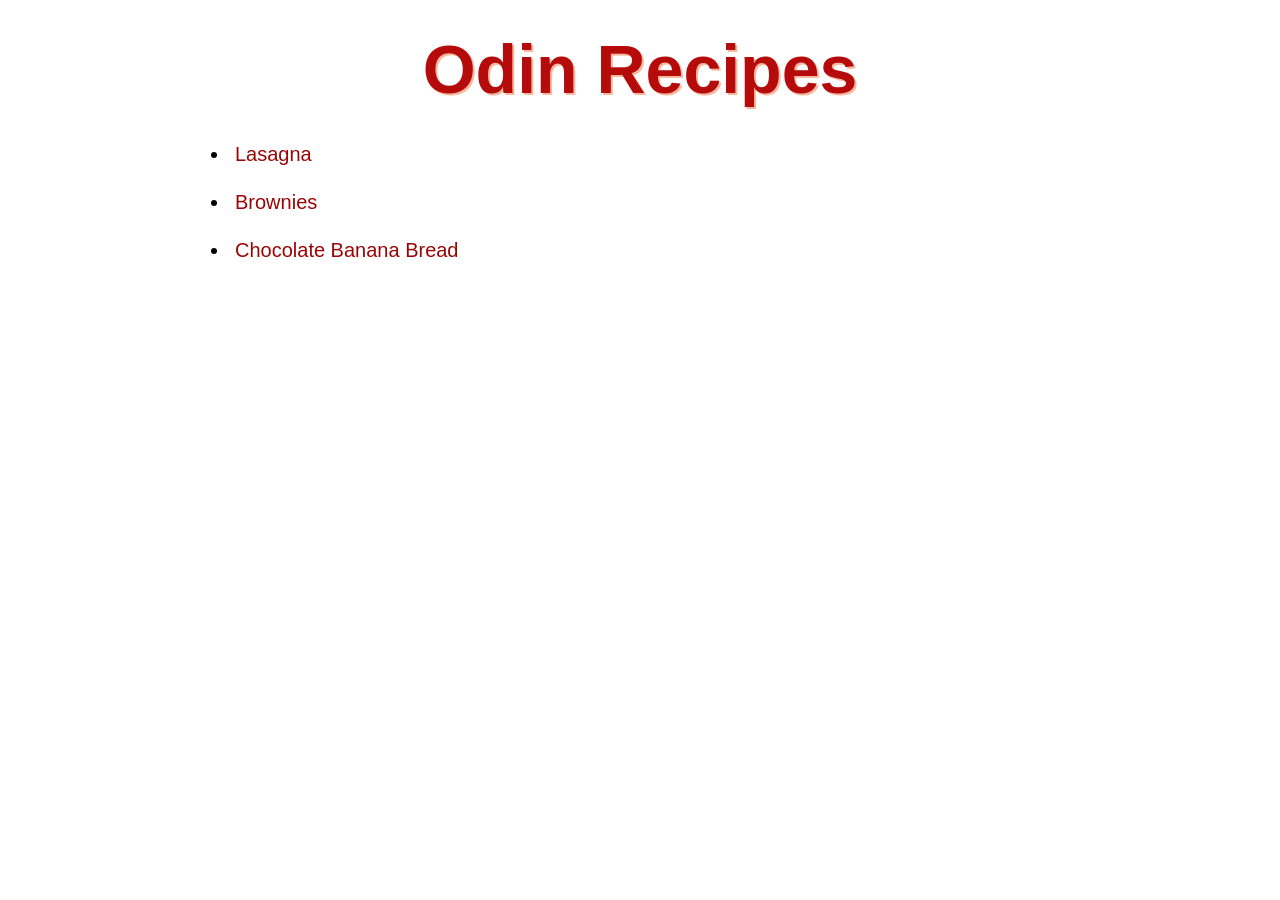
<file: index.html>
<!DOCTYPE html>
<html lang="en">
<head>
    <meta charset="UTF-8">
    <meta name="viewport" content="width=device-width, initial-scale=1.0">
    <link rel="stylesheet" href="style.css">
    <title>Odin Recipes</title>
</head>
<body>
    <h1 id="site-title">Odin Recipes</h1>
    <ul id="recipes-list">
        <li> <a href="recipes/lasagna.html">Lasagna</a></li>
        <li> <a href="recipes/brownies.html">Brownies</a></li>
        <li> <a href="recipes/choc-banana-bread.html">Chocolate Banana Bread</a></li>
    </ul>
</body>
</html>
</file>
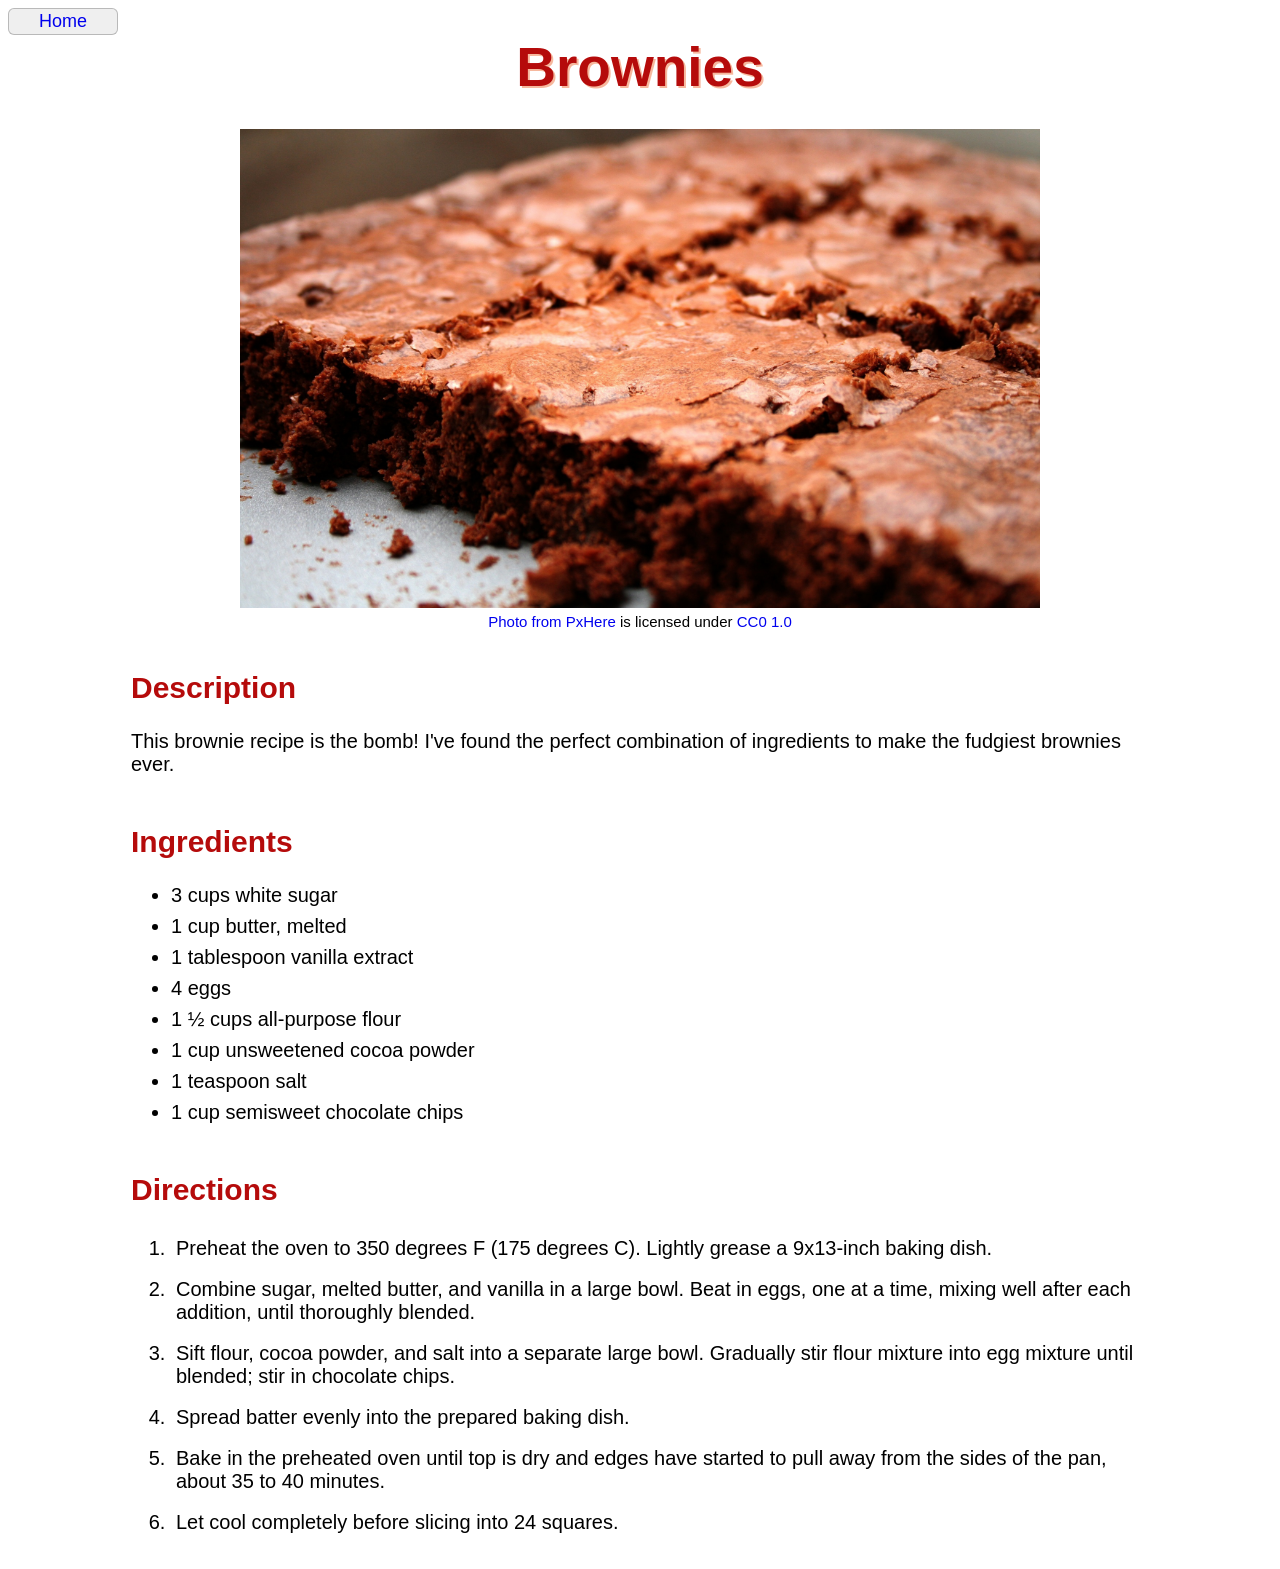
<file: recipes/brownies.html>
<!DOCTYPE html>
<html lang="en">
<head>
    <meta charset="UTF-8">
    <meta name="viewport" content="width=device-width, initial-scale=1.0">
    <link rel="stylesheet" href="../style.css">
    <title>Brownies</title>
</head>
<body>
    <button id="home"><a href="../index.html">Home</a></button>
    <h1>Brownies</h1>

    <div class="recipe brownies main">
        <img src="../img/sweet-dish-food-fresh-chocolate-baking-819873-pxhere.com.jpg"
        alt="Cooked brownies in a pan, sliced."
        width="2200"
        height="1316">

        <p class="attribution"><a href="https://pxhere.com/en/photo/819873?utm_content=shareClip&utm_medium=referral&utm_source=pxhere">Photo from PxHere</a> is licensed under <a href="https://creativecommons.org/publicdomain/zero/1.0/">CC0 1.0 </a></p>
    </div>

    <!-- https://thecookinchicks.com/valentine-fudge-brownies/ -->

    <div class="description">
        <h2>Description</h2>
        <p>This brownie recipe is the bomb! I've found the perfect combination of ingredients to make the fudgiest brownies ever.</p>
    </div>

    <div class="ingredients">
        <h2>Ingredients</h2>
        <ul>
            <li>3 cups white sugar</li>
            <li>1 cup butter, melted</li>
            <li>1 tablespoon vanilla extract</li>
            <li>4 eggs</li>
            <li>1 ½ cups all-purpose flour</li>
            <li>1 cup unsweetened cocoa powder</li>
            <li>1 teaspoon salt</li>
            <li>1 cup semisweet chocolate chips</li>
        </ul>
    </div>
    <div class="directions">
        <h2>Directions</h2>
        <ol>
            <li>Preheat the oven to 350 degrees F (175 degrees C). Lightly grease a 9x13-inch baking dish.</li>
            <li>Combine sugar, melted butter, and vanilla in a large bowl. Beat in eggs, one at a time, mixing well after each addition, until thoroughly blended.</li>
            <li>Sift flour, cocoa powder, and salt into a separate large bowl. Gradually stir flour mixture into egg mixture until blended; stir in chocolate chips.</li>
            <li>Spread batter evenly into the prepared baking dish.</li>
            <li>Bake in the preheated oven until top is dry and edges have started to pull away from the sides of the pan, about 35 to 40 minutes.</li>
            <li>Let cool completely before slicing into 24 squares.</li>
        </ol>
    </div>
    
</body>
</html>
</file>
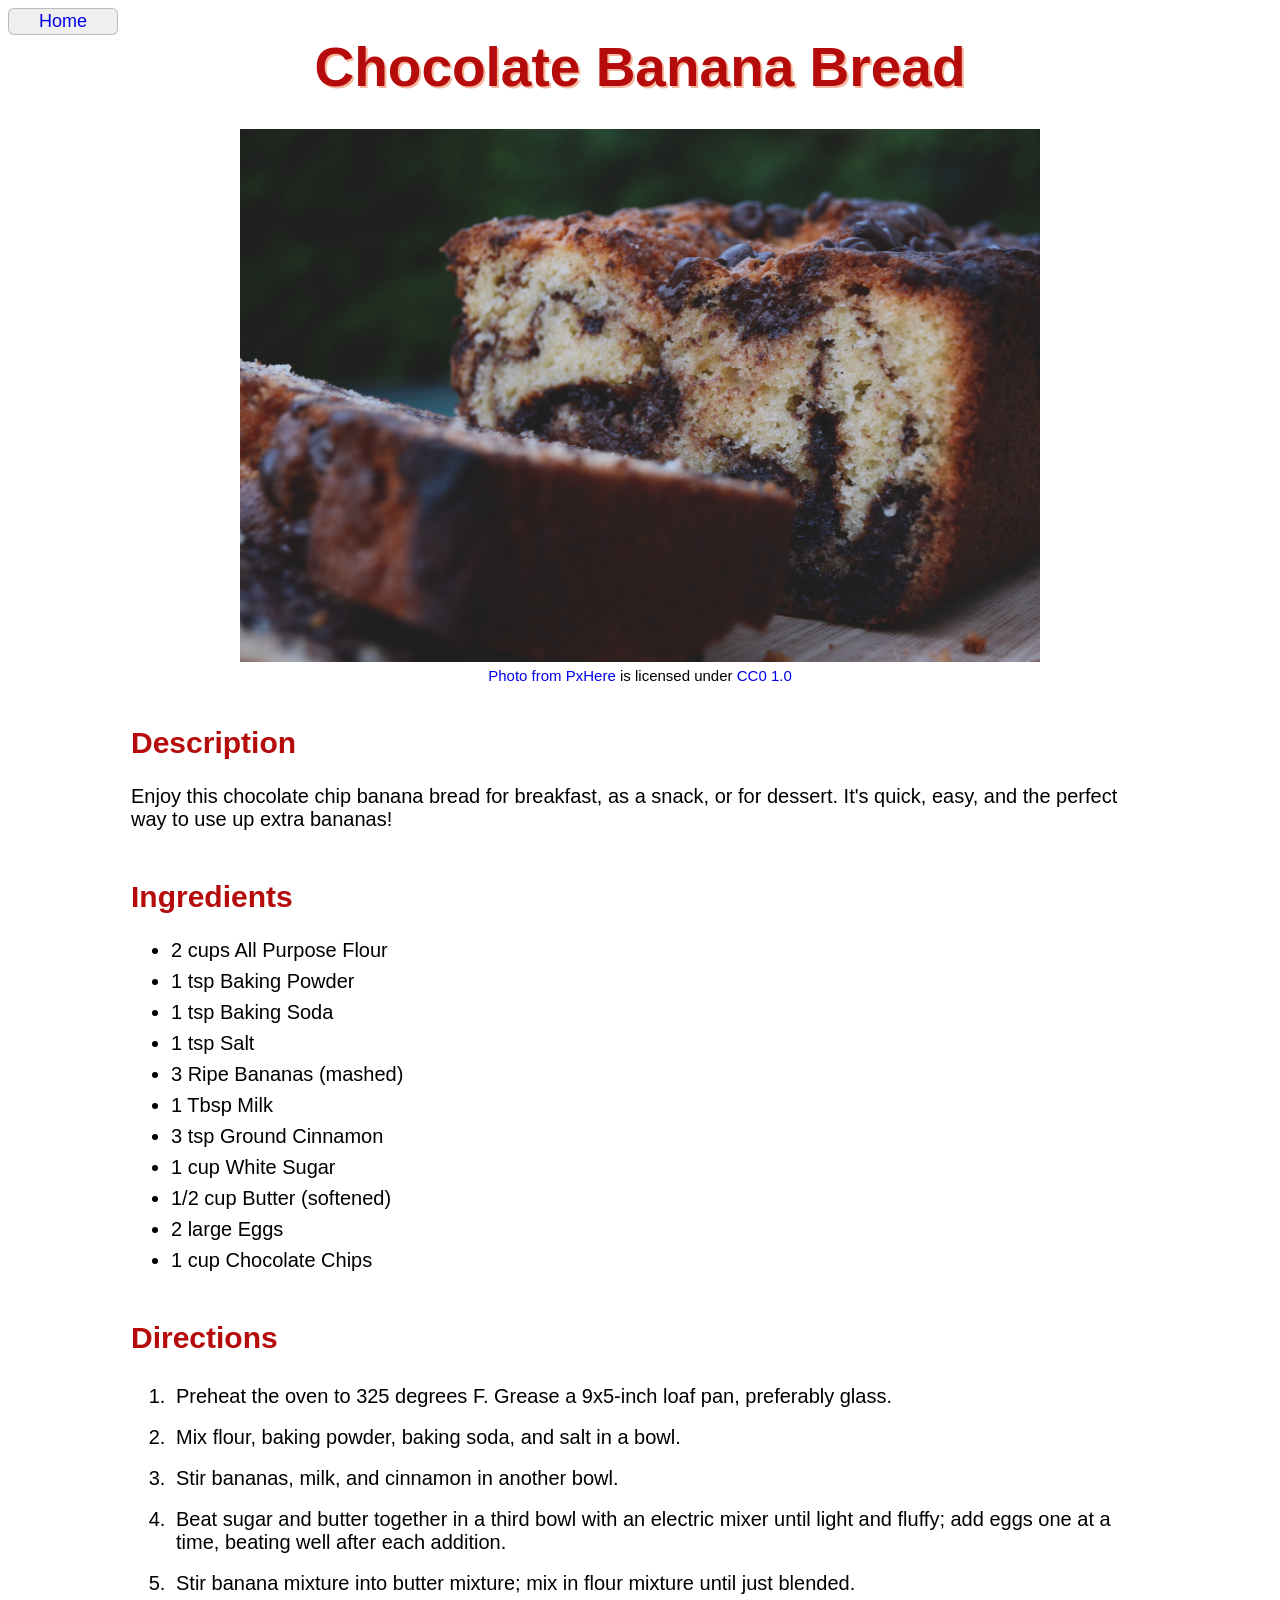
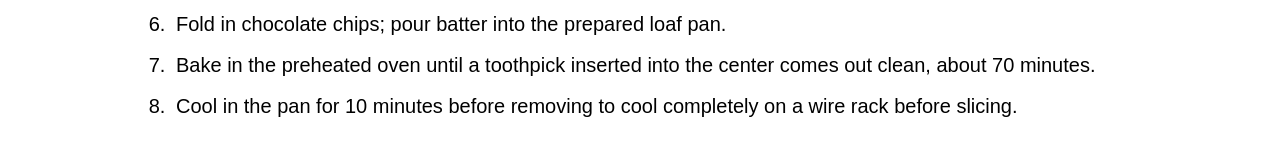
<file: recipes/choc-banana-bread.html>
<!DOCTYPE html>
<html lang="en">
<head>
    <meta charset="UTF-8">
    <meta name="viewport" content="width=device-width, initial-scale=1.0">
    <link rel="stylesheet" href="../style.css">
    <title>Chocolate Banana Bread</title>
</head>
<body>
    <button id="home"><a href="../index.html">Home</a></button>
    <h1>Chocolate Banana Bread</h1>

    <div class="recipe choc-banana-bread main">
        <img class="recipe choc-banana-bread"src="../img/food-produce-baking-dessert-cake-bread-75625-pxhere.com.jpg"
        alt="Sliced banana bread with chocolate swirled inside, topped with chocolate chips."
        width="6000"
        height="4000">

        <p class="attribution"><a href="https://pxhere.com/en/photo/75625?utm_content=clipUser&utm_medium=referral&utm_source=pxhere">Photo from PxHere</a> is licensed under <a href="https://creativecommons.org/publicdomain/zero/1.0/">CC0 1.0 </a></p>
    </div>

    <!-- https://www.allrecipes.com/recipe/230482/banana-chocolate-chip-bread/ -->

    <div class="description">
        <h2>Description</h2>
        <p>Enjoy this chocolate chip banana bread for breakfast, as a snack, or for dessert. It's quick, easy, and the perfect way to use up extra bananas!</p>
    </div>

    <div class="ingredients">
        <h2>Ingredients</h2>
        <ul>
            <li>2 cups All Purpose Flour</li>
            <li>1 tsp Baking Powder</li>
            <li>1 tsp Baking Soda</li>
            <li>1 tsp Salt</li>
            <li>3 Ripe Bananas (mashed)</li>
            <li>1 Tbsp Milk</li>
            <li>3 tsp Ground Cinnamon</li>
            <li>1 cup White Sugar</li>
            <li>1/2 cup Butter (softened)</li>
            <li>2 large Eggs</li>
            <li>1 cup Chocolate Chips</li>
        </ul>
    </div>
    <div class="directions">
        <h2>Directions</h2>
        <ol>
            <li>Preheat the oven to 325 degrees F. Grease a 9x5-inch loaf pan, preferably glass.</li>
            <li>Mix flour, baking powder, baking soda, and salt in a bowl.</li>
            <li>Stir bananas, milk, and cinnamon in another bowl.</li> 
            <li>Beat sugar and butter together in a third bowl with an electric mixer until light and fluffy; add eggs one at a time, beating well after each addition.</li> 
            <li>Stir banana mixture into butter mixture; mix in flour mixture until just blended.</li> 
            <li>Fold in chocolate chips; pour batter into the prepared loaf pan.</li>
            <li>Bake in the preheated oven until a toothpick inserted into the center comes out clean, about 70 minutes.</li>
            <li>Cool in the pan for 10 minutes before removing to cool completely on a wire rack before slicing.</li>
        </ol>
    </div>
    
</body>
</html>
</file>
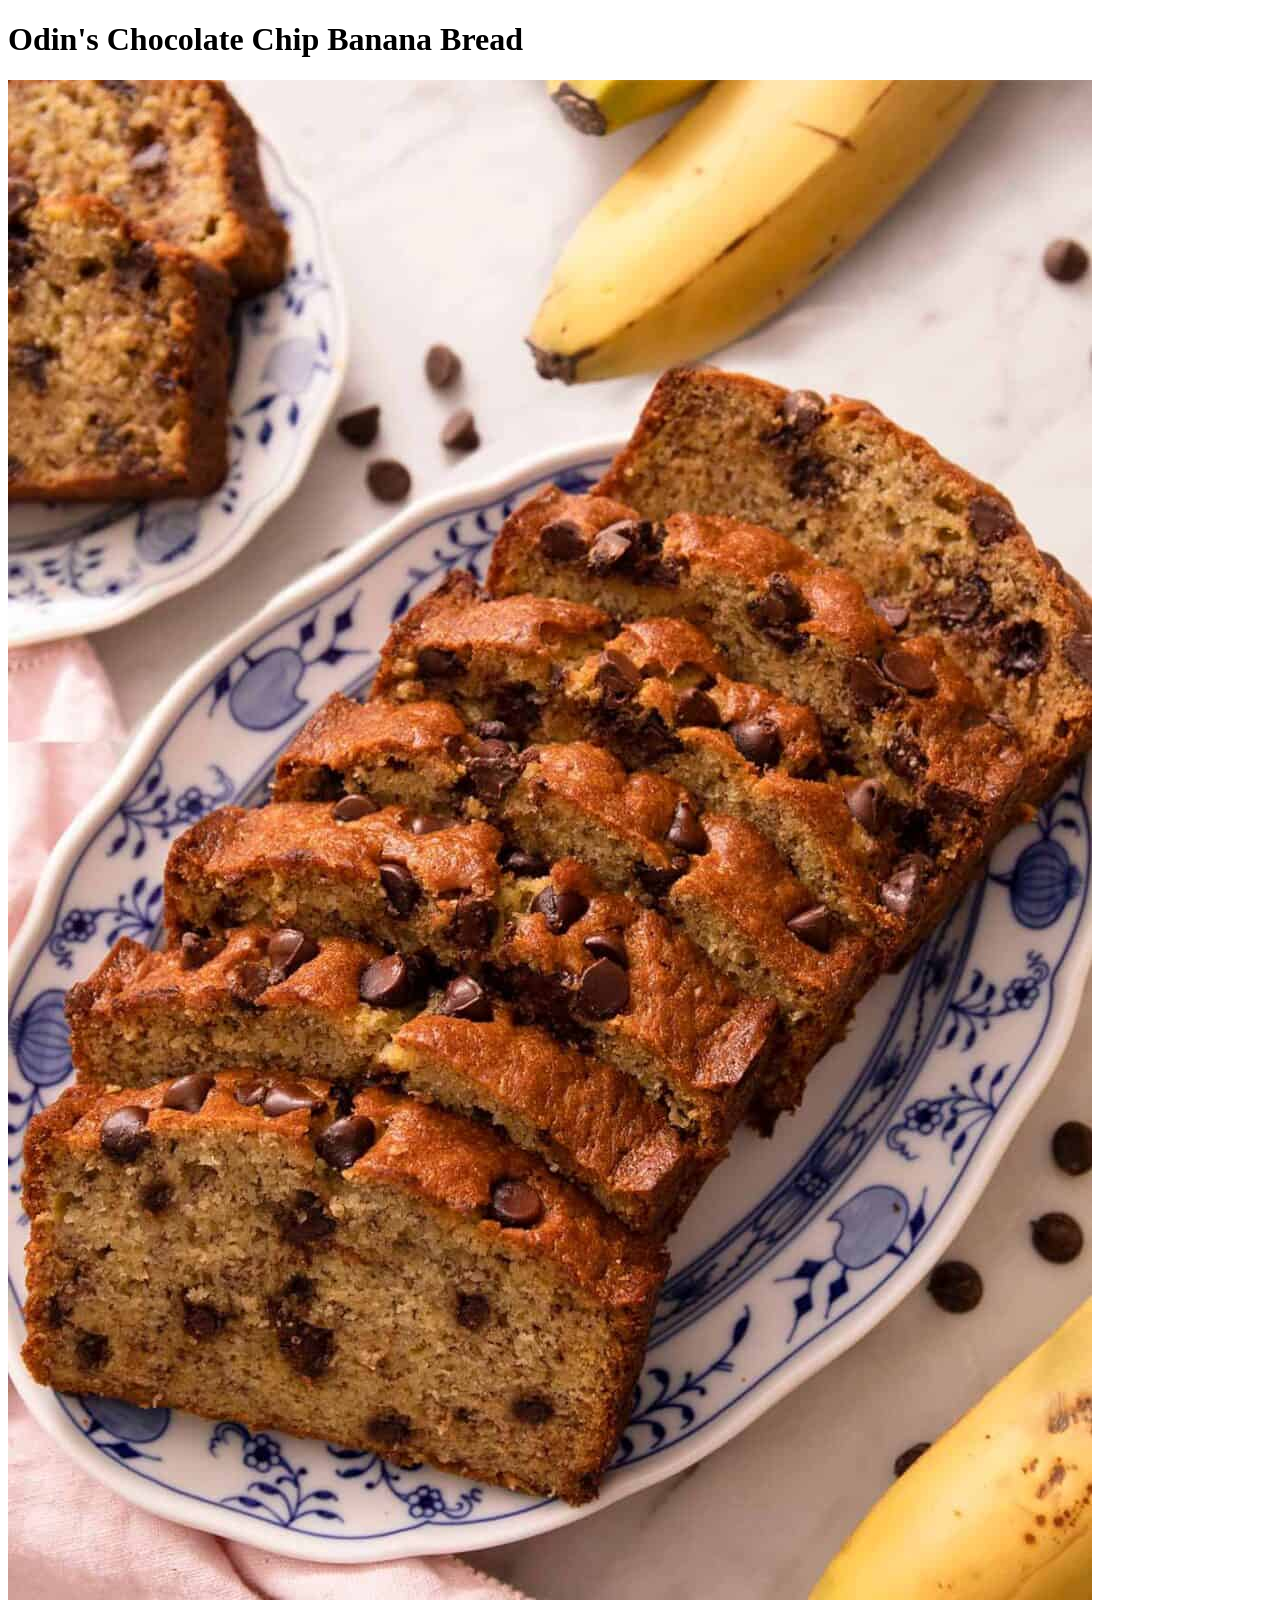
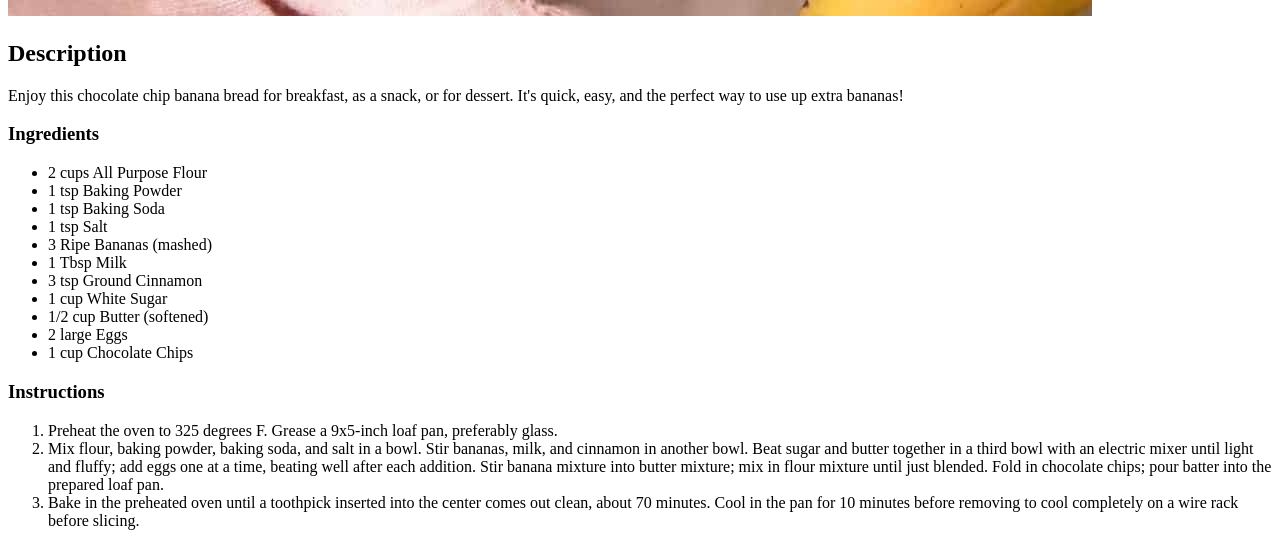
<file: recipes/choc_banana_bread.html>
<!DOCTYPE html>
<html lang="en">
    <head>
        <meta charset="utf-8">
        <title>Chocolate Chip Banana Bread</title>
    </head>
    <body>
        <h1> Odin's Chocolate Chip Banana Bread</h1>
        <img src="../img/choc_chip_banana_bread.jpg" alt="picture of sliced moist banana bread with milk chocolate chips">
        <h2>Description</h2>
        <p>Enjoy this chocolate chip banana bread for breakfast, as a snack, or for dessert. It's quick, easy, and 
            the perfect way to use up extra bananas!</p>
        <h3>Ingredients</h3>
        <ul>
            <li>2 cups All Purpose Flour</li>
            <li>1 tsp Baking Powder</li>
            <li>1 tsp Baking Soda</li>
            <li>1 tsp Salt</li>
            <li>3 Ripe Bananas (mashed)</li>
            <li>1 Tbsp Milk</li>
            <li>3 tsp Ground Cinnamon</li>
            <li>1 cup White Sugar</li>
            <li>1/2 cup Butter (softened)</li>
            <li>2 large Eggs</li>
            <li>1 cup Chocolate Chips</li>

        </ul>
        <h3>Instructions</h3>
        <ol>
            <li>Preheat the oven to 325 degrees F. Grease a 9x5-inch loaf pan, preferably glass.</li>
            <li>Mix flour, baking powder, baking soda, and salt in a bowl. Stir bananas, milk, and cinnamon 
                in another bowl. Beat sugar and butter together in a third bowl with an electric mixer until 
                light and fluffy; add eggs one at a time, beating well after each addition. Stir banana 
                mixture into butter mixture; mix in flour mixture until just blended. Fold in chocolate chips; 
                pour batter into the prepared loaf pan.</li>
            <li>Bake in the preheated oven until a toothpick inserted into the center comes out clean, about 
                70 minutes. Cool in the pan for 10 minutes before removing to cool completely on a wire rack 
                before slicing.</li>
        </ol>
    </body>
</html>
</file>
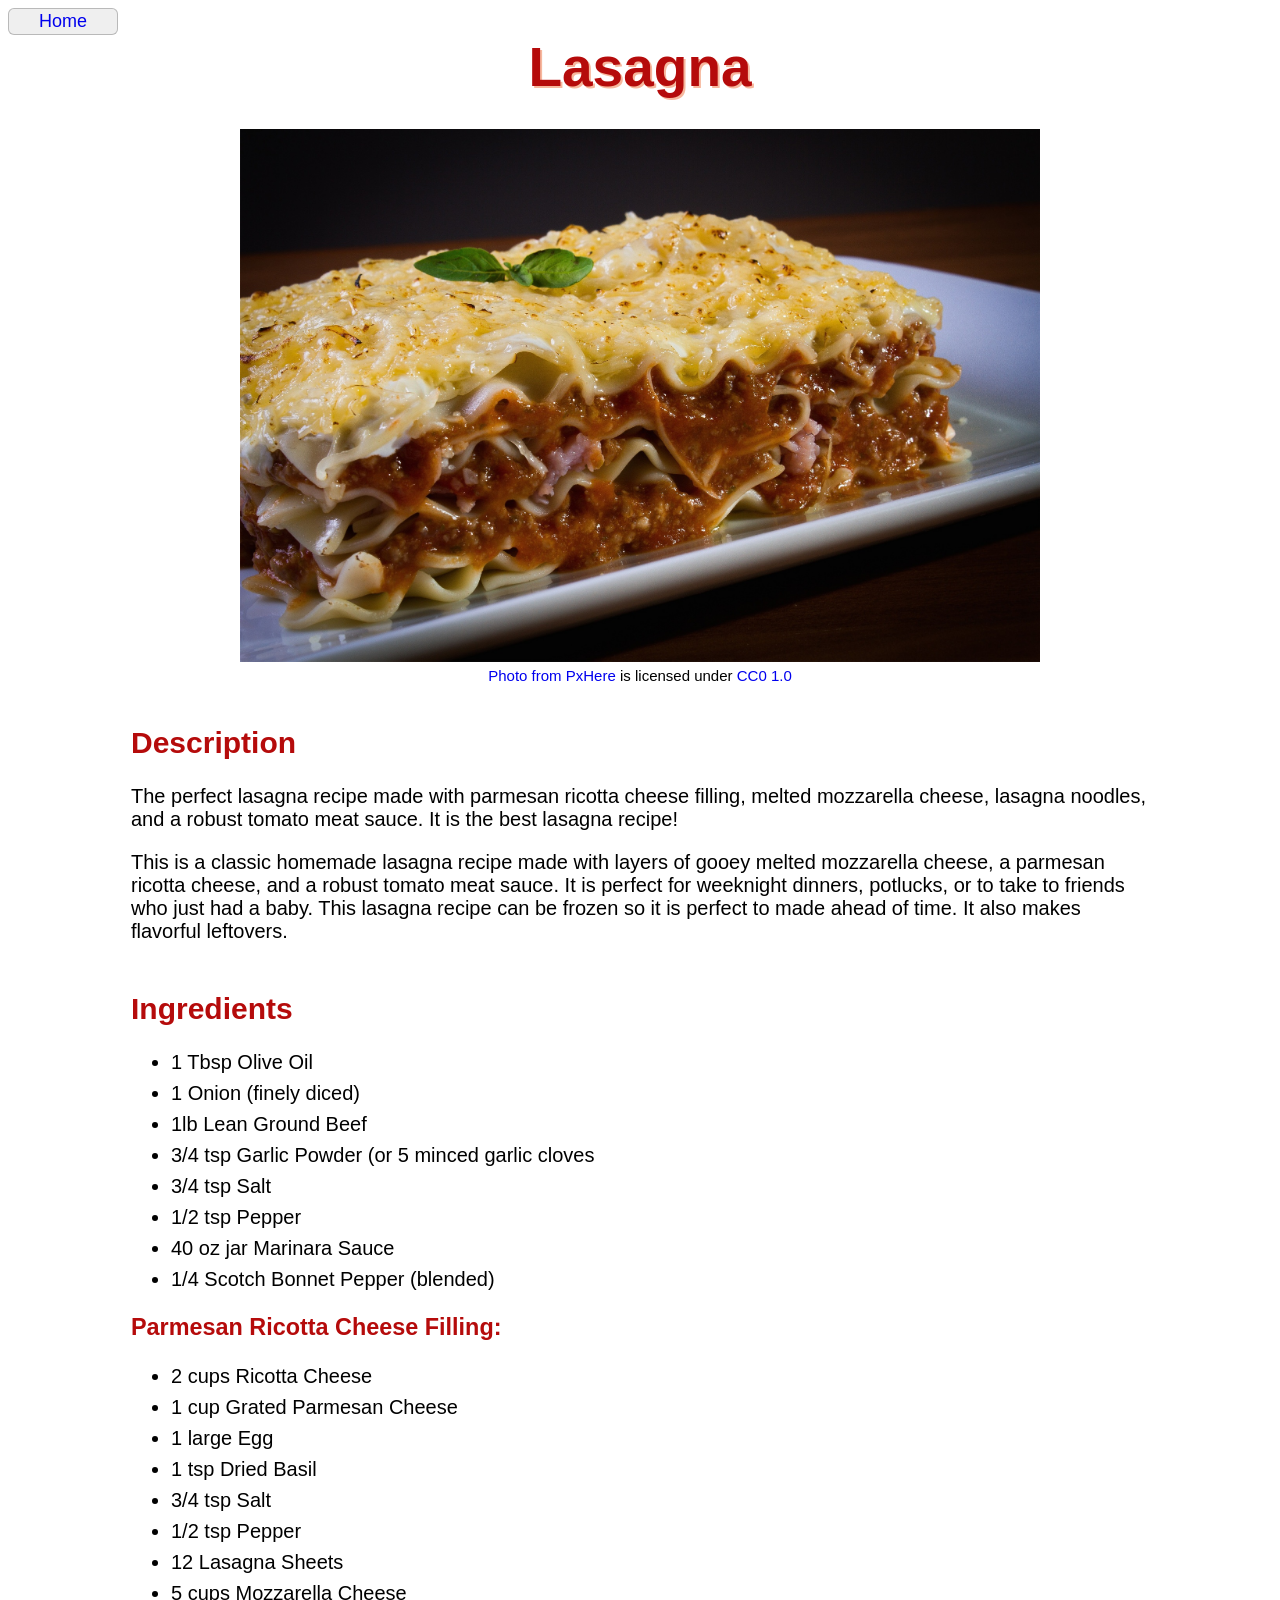
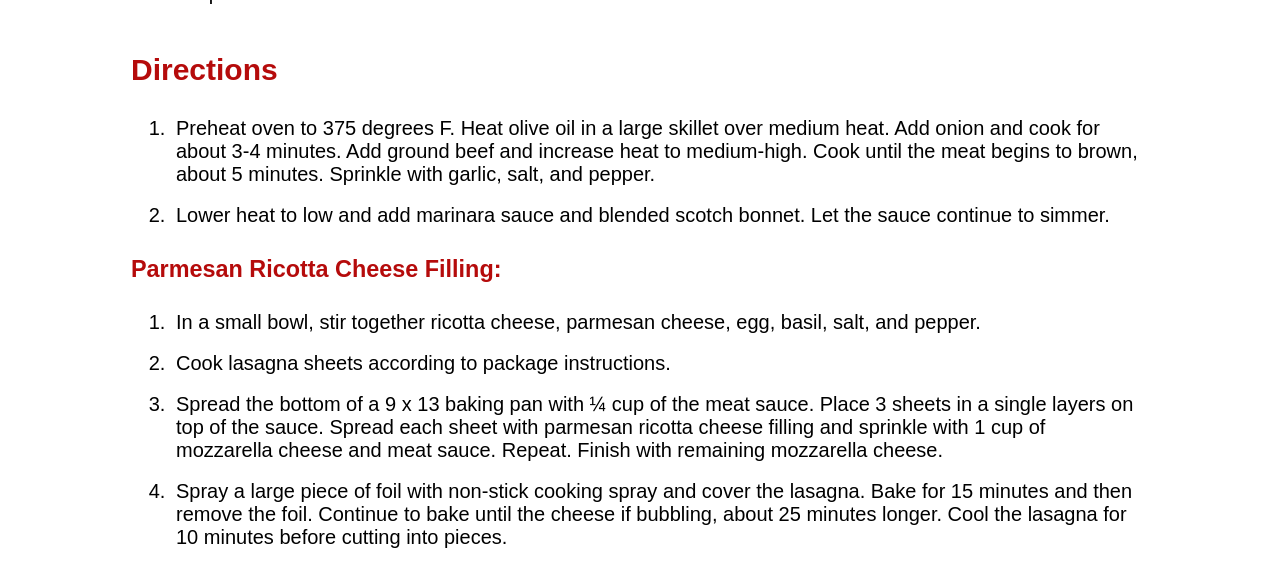
<file: recipes/lasagna.html>
<!DOCTYPE html>
<html lang="en">
<head>
    <meta charset="UTF-8">
    <meta name="viewport" content="width=device-width, initial-scale=1.0">
    <link rel="stylesheet" href="../style.css">
    <title>Lasagna</title>
</head>

<body>
    <button id="home"><a href="../index.html">Home</a></button>
    <h1>Lasagna</h1>
    <div class="recipe lasagna main">
        <img class="recipe lasagna"src="../img/restaurant-dish-meal-food-cooking-plate-1278590-pxhere.com.jpg"
        alt="Perfectly cooked Lasagna on a plate, topped with melted cheese and garnished with basil." 
        width="2048"
        height="1365">
        
        <p class="attribution"><a href="https://pxhere.com/en/photo/1278590?utm_content=clipUser&utm_medium=referral&utm_source=pxhere">Photo from PxHere</a> is licensed under <a href="https://creativecommons.org/publicdomain/zero/1.0/">CC0 1.0 </a></p>
    </div>

    <!-- https://www.modernhoney.com/classic-lasagna-recipe/ -->

    <div class="description">
        <h2>Description</h2>
        <p>The perfect lasagna recipe made with parmesan ricotta cheese filling, melted mozzarella cheese, lasagna noodles, and a robust tomato meat sauce. It is the best lasagna recipe!</p>

        <p>This is a classic homemade lasagna recipe made with layers of gooey melted mozzarella cheese, a parmesan ricotta cheese, and a robust tomato meat sauce. It is perfect for weeknight dinners, potlucks, or to take to friends who just had a baby. This lasagna recipe can be frozen so it is perfect to made ahead of time. It also makes flavorful leftovers.</p>
    </div>

    <div class="ingredients">
        <h2>Ingredients</h2>
        <ul>
            <li>1 Tbsp Olive Oil</li>
            <li>1 Onion (finely diced)</li>
            <li>1lb Lean Ground Beef</li>
            <li>3/4 tsp Garlic Powder (or 5 minced garlic cloves</li>
            <li>3/4 tsp Salt</li>
            <li>1/2 tsp Pepper</li>
            <li>40 oz jar Marinara Sauce</li>
            <li>1/4 Scotch Bonnet Pepper (blended)</li>            
        </ul>

        <h3>Parmesan Ricotta Cheese Filling:</h3>
        <ul>
            <li>2 cups Ricotta Cheese</li>
            <li>1 cup Grated Parmesan Cheese</li>
            <li>1 large Egg</li>
            <li>1 tsp Dried Basil</li>
            <li>3/4 tsp Salt</li>
            <li>1/2 tsp Pepper</li>
            <li>12 Lasagna Sheets</li>
            <li>5 cups Mozzarella Cheese</li>
        </ul>  
    </div>

    <div class="directions">
        <h2>Directions</h2>
        <ol>
            <li>Preheat oven to 375 degrees F.  Heat olive oil in a large skillet over medium heat. Add onion and cook for about 3-4 minutes. Add ground beef and increase heat to medium-high. Cook until the meat begins to brown, about 5 minutes. Sprinkle with garlic, salt, and pepper. </li>
            <li>Lower heat to low and add marinara sauce and blended scotch bonnet. Let the sauce continue to simmer. </li>
        </ol>

        <h3>Parmesan Ricotta Cheese Filling:</h3>
        <ol>
            <li>In a small bowl, stir together ricotta cheese, parmesan cheese, egg, basil, salt, and pepper. </li>  
            <li>Cook lasagna sheets according to package instructions. </li>
            <li>Spread the bottom of a 9 x 13 baking pan with ¼ cup of the meat sauce. Place 3 sheets in a single layers on top of the sauce. Spread each sheet with parmesan ricotta cheese filling and sprinkle with 1 cup of mozzarella cheese and meat sauce.  Repeat. Finish with remaining mozzarella cheese. </li>
            <li>Spray a large piece of foil with non-stick cooking spray and cover the lasagna. Bake for 15 minutes and then remove the foil. Continue to bake until the cheese if bubbling, about 25 minutes longer. Cool the lasagna for 10 minutes before cutting into pieces. </li>
        </ol>
    </div>

</body>
</html>
</file>
<file: style.css>
html {
    box-sizing: border-box;
    }

    *,
    *::before,
    *::after {
    box-sizing: inherit;
    outline: 1px solid rgba(255, 2, 2, 0);
    }

    body {
        font-family: Verdana, Geneva, Tahoma, sans-serif;
        font-size: 20px;
    }

    h1 {
        margin: 0 auto 30px;
        text-align: center;
        text-shadow: 2px 2px rgba(233, 87, 25, 0.422);
        font-size: 55px;
    }

    h1,
    h2,
    h3 {
        color: rgb(181, 11, 11);
    }

    .increase-h-width {
        width: 1000px;
    }

    .description,
    .ingredients,
    .directions {
        margin: auto 3px;
        padding: 2px 120px;
    }
    
    .directions li {
        padding: 5px;
        margin: 8px 0;
    }

    .ingredients li {
        margin: 8px 0px;
    }

    a {
        text-decoration: none;
    }
    
    /* homepage */
    #site-title {
        font-size: 68px;
        margin: 30px auto;
    }

    #recipes-list { 
        width: 900px;
        margin: 10px auto;
    }

    #recipes-list li {
        padding: 5px;
        margin: 15px 0;

    }

    #recipes-list a {
        color: rgb(152, 6, 6);
    }

    #recipes-list a:hover {
        color: red;
        font-weight: bold;
    }

    /* on individual recipes page */
    button#home {
        border: 1px solid rgba(0, 0, 0, 0.226);
        border-radius: 6px;
        padding: 2px 30px;
        font-size: 18px;
    }
    
    div.main {
        text-align: center;
    }

    .main img {
        width: 800px;
        height: auto;
    }

    .main .attribution {
        font-size: 15px;
        margin-top: 0px;
    }
    /* color, background color, typography properties, etc */
</file>
